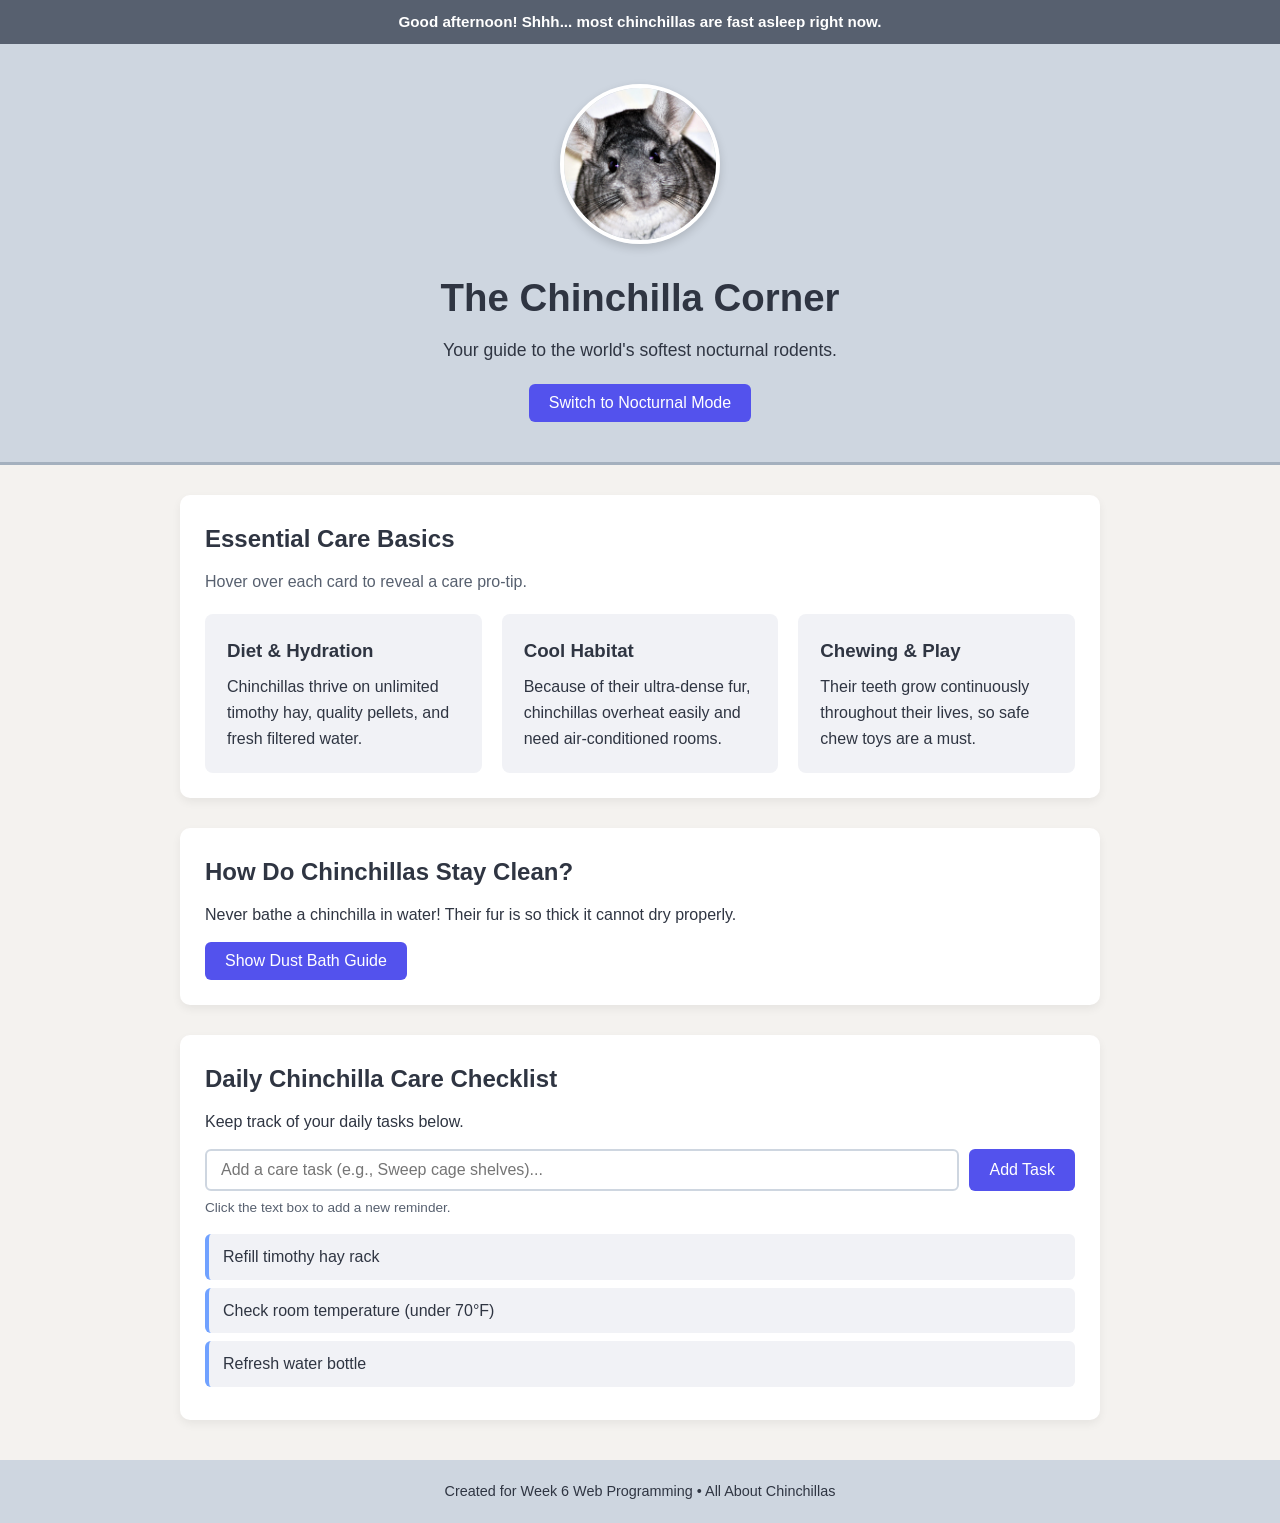
<file: Week6/index.html>
<!DOCTYPE html>
<html lang="en">
<head>
  <meta charset="UTF-8">
  <meta name="viewport" content="width=device-width, initial-scale=1.0">
  <title>The Chinchilla Corner</title>
  <link rel="stylesheet" href="style.css">
</head>
<body>

  <div id="greeting-banner" class="banner">
    Loading chinchilla status...
  </div>

<header>
    <div class="header-content">
      <img src="images/chinchilla-hero.jpg" alt="Cute fluffy chinchilla" class="hero-img">
      <h1>The Chinchilla Corner</h1>
      <p>Your guide to the world's softest nocturnal rodents.</p>
      <button id="theme-toggle-btn" class="btn">Switch to Nocturnal Mode</button>
    </div>
  </header>

  <main>
    <section class="section">
      <h2>Essential Care Basics</h2>
      <p class="subtitle">Hover over each card to reveal a care pro-tip.</p>
      
      <div class="card-grid">
        <article class="care-card">
          <h3>Diet &amp; Hydration</h3>
          <p>Chinchillas thrive on unlimited timothy hay, quality pellets, and fresh filtered water.</p>
          <p class="pro-tip">Pro-Tip: Avoid sugary fruits and nuts—their digestive systems are very sensitive!</p>
        </article>

        <article class="care-card">
          <h3>Cool Habitat</h3>
          <p>Because of their ultra-dense fur, chinchillas overheat easily and need air-conditioned rooms.</p>
          <p class="pro-tip">Pro-Tip: Keep the room below 70°F (21°C) and place a chilled marble slab in their cage.</p>
        </article>

        <article class="care-card">
          <h3>Chewing &amp; Play</h3>
          <p>Their teeth grow continuously throughout their lives, so safe chew toys are a must.</p>
          <p class="pro-tip">Pro-Tip: Apple wood sticks and pumice stones are safe, chinchilla-approved favorites.</p>
        </article>
      </div>
    </section>

    <section class="section dust-section">
      <h2>How Do Chinchillas Stay Clean?</h2>
      <p>Never bathe a chinchilla in water! Their fur is so thick it cannot dry properly.</p>
      <button id="toggle-guide-btn" class="btn">Show Dust Bath Guide</button>

   <div id="dust-guide" class="hidden-box">
        <h3>The Volcanic Dust Bath</h3>
        <ul>
          <li><strong>Frequency:</strong> Offer a dust bath 2 to 3 times per week.</li>
          <li><strong>Duration:</strong> Leave the bath house in the cage for 10–15 minutes.</li>
          <li><strong>Type of Dust:</strong> Use 100% natural volcanic pumice dust (never sand or talcum powder).</li>
        </ul>
        <img src="images/chinchilla-bath.jpg" alt="Chinchilla taking a dust bath" class="guide-img">
      </div>
    </section>

    <section class="section checklist-section">
      <h2>Daily Chinchilla Care Checklist</h2>
      <p>Keep track of your daily tasks below.</p>

      <form id="todo-form">
        <input 
          type="text" 
          id="task-input" 
          placeholder="Add a care task (e.g., Sweep cage shelves)..." 
          autocomplete="off"
        >
        <button type="submit" class="btn">Add Task</button>
      </form>
      <p id="input-hint" class="hint-text">Click the text box to add a new reminder.</p>

      <ul id="task-list">
        <li>Refill timothy hay rack</li>
        <li>Check room temperature (under 70°F)</li>
        <li>Refresh water bottle</li>
      </ul>
    </section>
  </main>

  <footer>
    <p>Created for Week 6 Web Programming &bull; All About Chinchillas</p>
  </footer>

  <script src="script.js"></script>
</body>
</html>
</file>
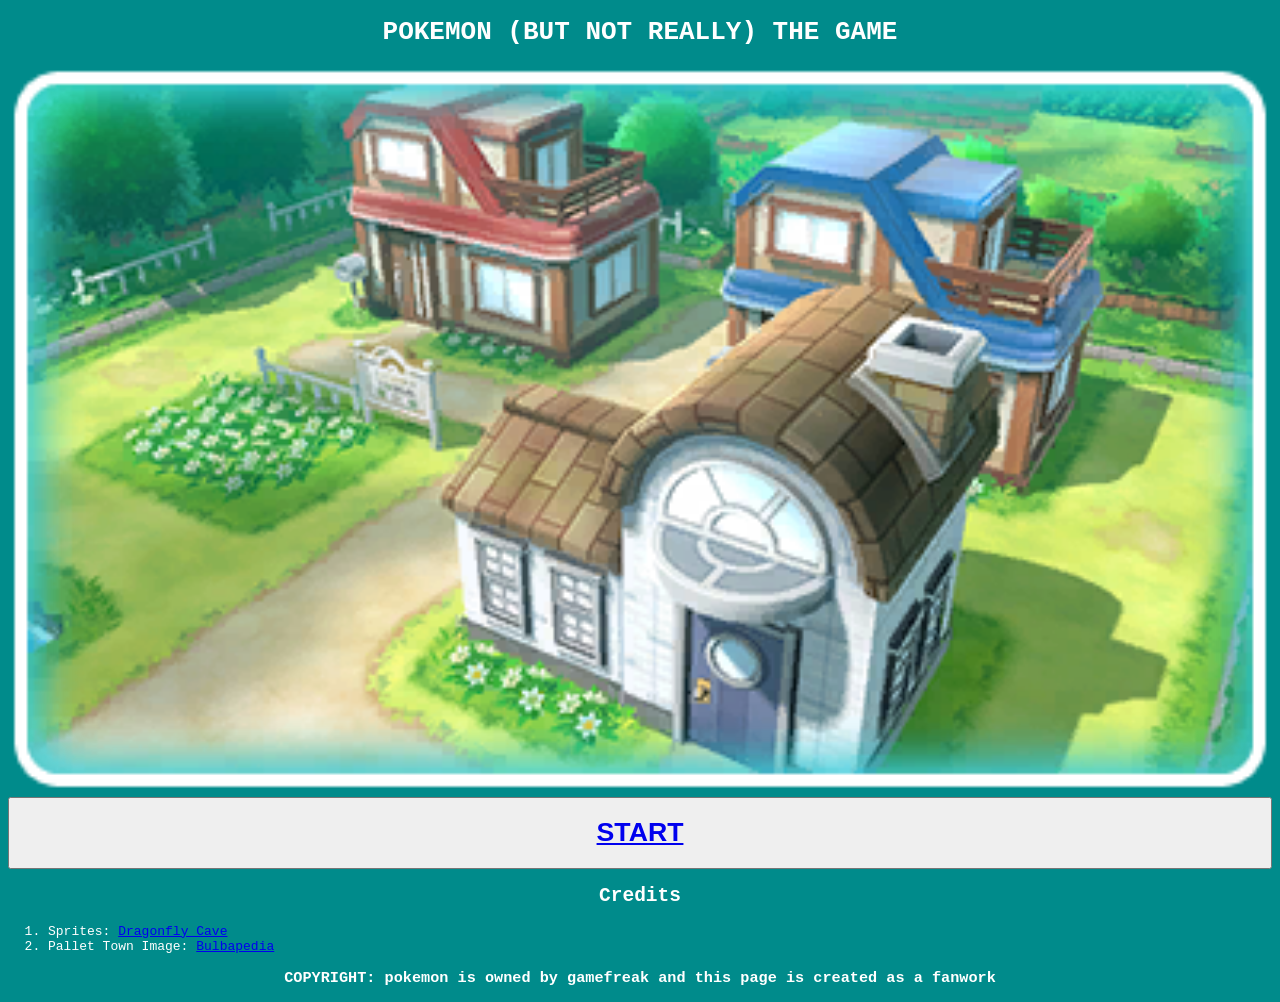
<file: Week2/ourfirstgame/index.html>
<!--declare what type of page this is-->
<!DOCTYPE html>

<!--where html starts and ends-->

<html>

<head>
    <title>OUR FIRST GAME</title>
</head>

<!--html pages are made of elements-->
<!--elements have three parts, a tag that describes the elements, the content/what's being rendered by the browser and the attributes-->
<body style="background-color: darkcyan; color: white; font-family: monospace">

    <!--H1 through H6 are Section Titles-->

        <h1 style="color: white; text-align: center; font-family: monospace;">POKEMON (BUT NOT REALLY) THE GAME</h1>
    <!--IMG element renders an image-->

    <img src="./assets/Pallet_Town_PE.png" aria-label="an image of pallet town from pokemon" style="width: 100%"></img>

    <button class="start-button" style="width: 100%"><h1 style="text-align: center;"><a href="./game.html">START</a></h1></button>

    <!--LISTS: ordered list (where the steps count; 1,2,3,4) and unordered lists (lists where order doesn't matter;  * , * )-->

    <section id="credits">
        <h2 style="text-align: center">Credits</h2>
        <ol>
            <li>Sprites:  <a href="https://www.dragonflycave.com/resources/sprite-generator/">Dragonfly Cave</a></li>
            <li>Pallet Town Image:  <a href="https://bulbapedia.bulbagarden.net/wiki/Main_Page">Bulbapedia</a></li>
        </ol>
    </section>

    <h3 style="color: white; text-align: center; font-family: monospace;">COPYRIGHT: pokemon is owned by gamefreak and this page is created as a fanwork</h3>
    



</body>
</html>
</file>
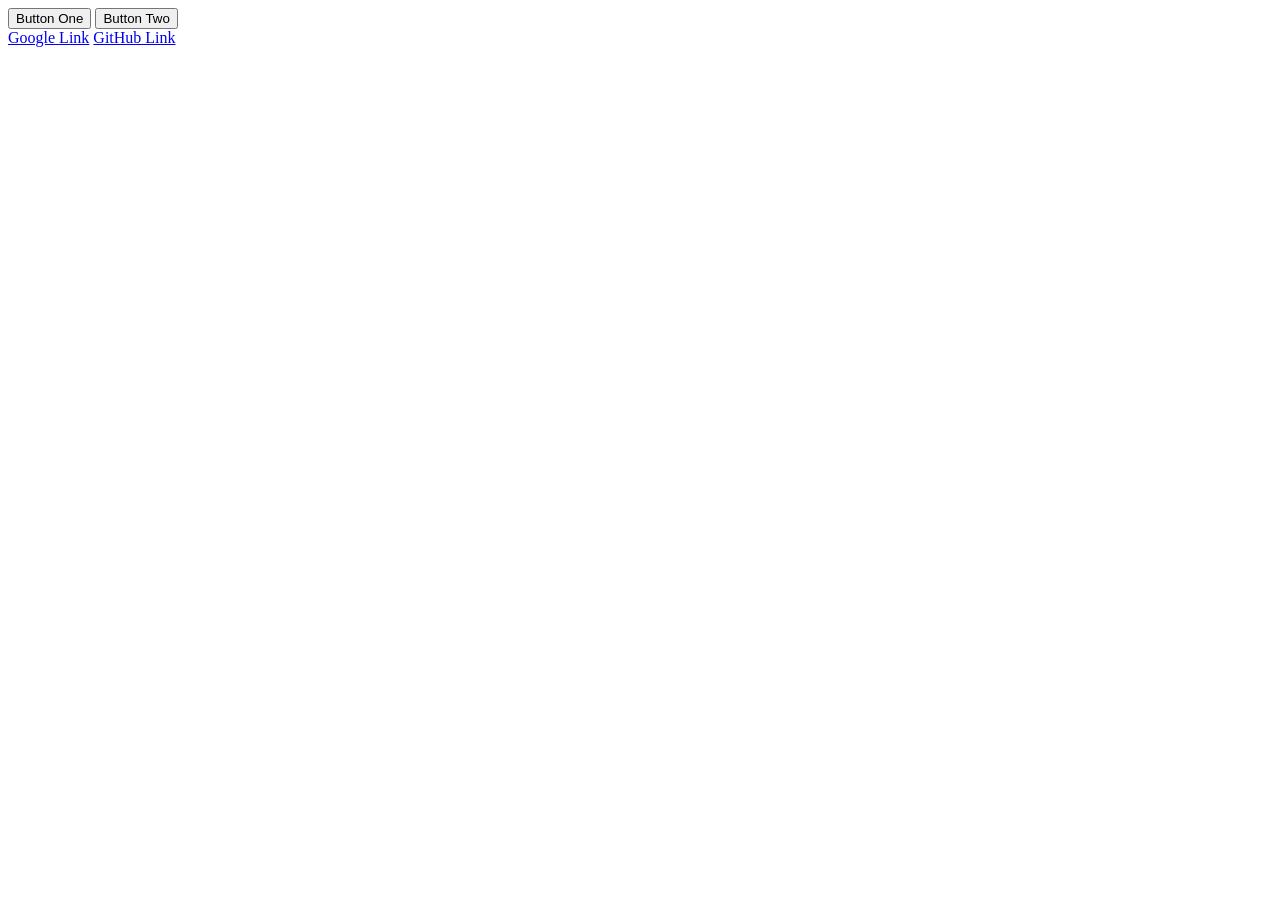
<file: Week2/week2-homework/index.html>
<!DOCTYPE html>
<html lang="en">
<head>
    <meta charset="UTF-8">
    <meta name="viewport" content="width=device-width, initial-scale=1.0">
    <title>Week 2 Assignment</title>
</head>
<body>

    <!-- First element with a class -->
    <div class="button-group">
        <button id="btn-one">Button One</button>
        <button id="btn-two">Button Two</button>
    </div>

    <!-- Second element with a class -->
    <div class="link-group">
        <a id="link-one" href="https://www.google.com">Google Link</a>
        <a id="link-two" href="https://www.github.com">GitHub Link</a>
    </div>

</body>
</html>
</file>
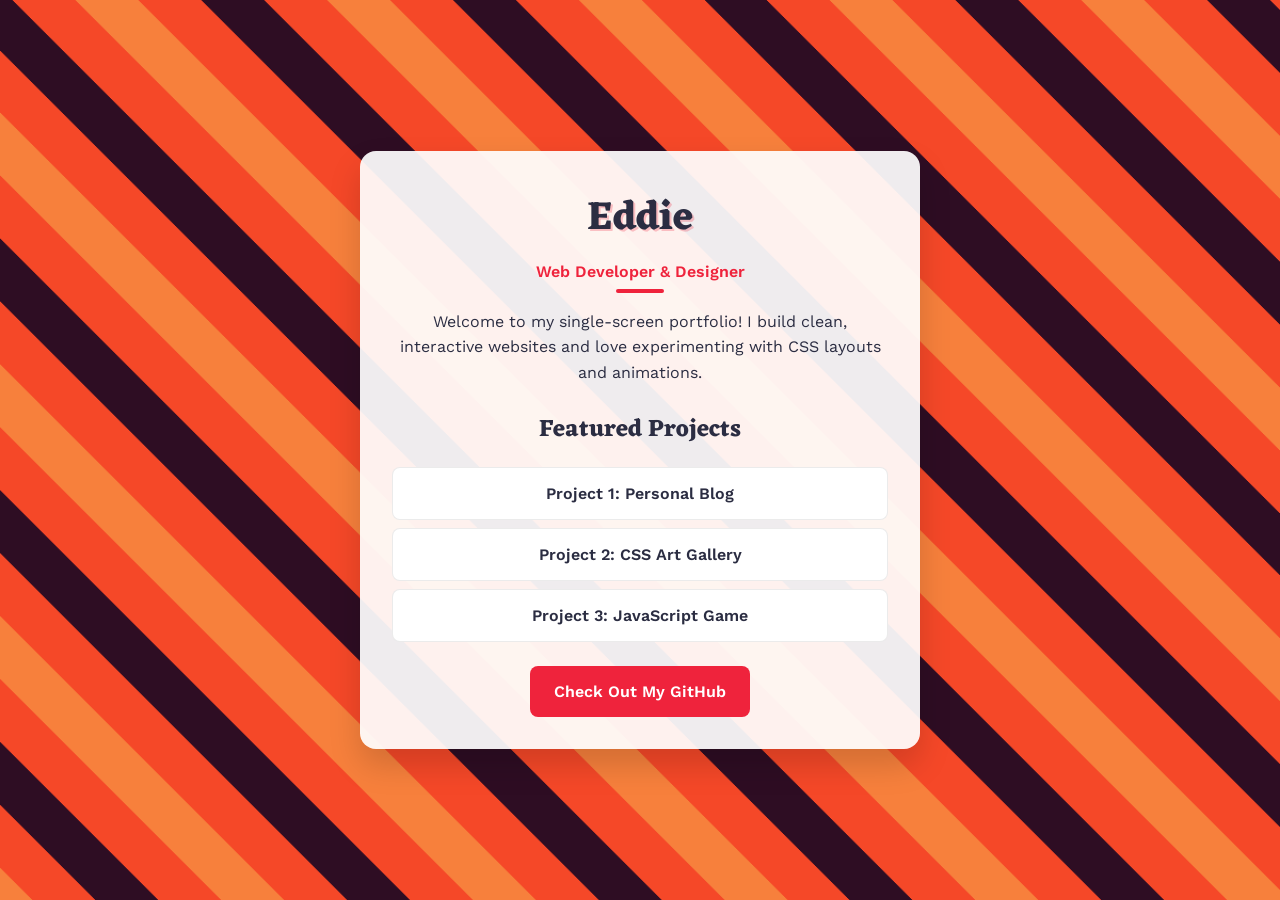
<file: Week3/Week3Classwork/index.html>
<!DOCTYPE html>
<html lang="en">
<head>
  <meta charset="UTF-8">
  <meta name="viewport" content="width=device-width, initial-scale=1.0">
  <title>My Portfolio</title>
  <link rel="stylesheet" href="style.css">
</head>
<body>

  <main class="portfolio-card">
    <h1 id="main-title">Eddie</h1>
    <p class="subtitle">Web Developer & Designer</p>
    
    <p class="bio">
      Welcome to my single-screen portfolio! I build clean, interactive websites and love experimenting with CSS layouts and animations.
    </p>

    <h2>Featured Projects</h2>
    <div class="project-list">
      <div class="project-item">Project 1: Personal Blog</div>
      <div class="project-item">Project 2: CSS Art Gallery</div>
      <div class="project-item">Project 3: JavaScript Game</div>
    </div>

    <a href="https://github.com/ejadkins325" target="_blank" class="btn">Check Out My GitHub</a>
  </main>

</body>
</html>
</file>
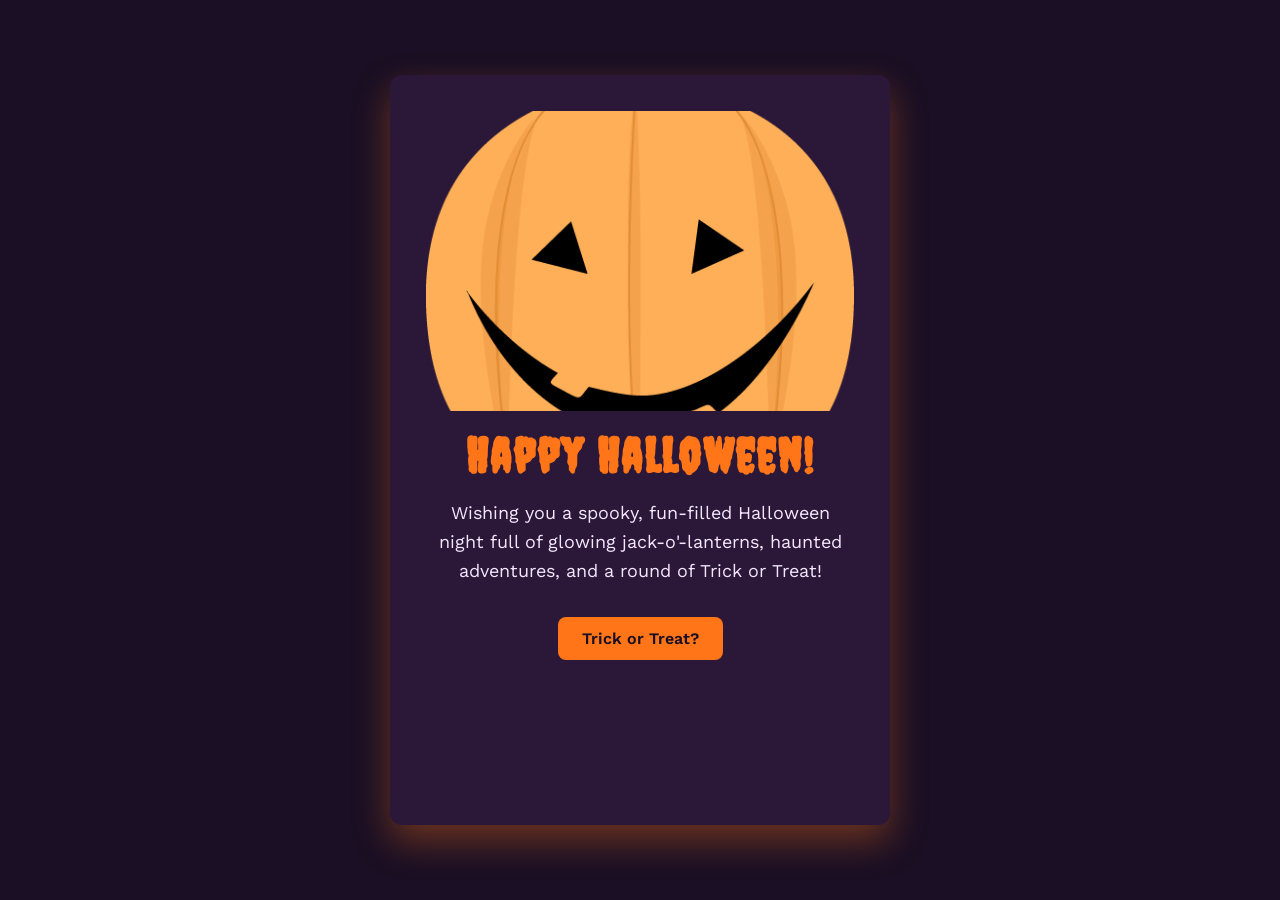
<file: Week3/Week3Homework/index.html>
<!DOCTYPE html>
<html lang="en">
<head>
  <meta charset="UTF-8">
  <meta name="viewport" content="width=device-width, initial-scale=1.0">
  <title>Happy Halloween Card</title>
  <link rel="stylesheet" href="style.css">
</head>
<body>

  <div class="card">
    <img id="card-image" src="jackolantern.png" alt="Jack O Lantern">
    
    <h1>Happy Halloween!</h1>
    
    <p id="card-text">
      Wishing you a spooky, fun-filled Halloween night full of glowing jack-o'-lanterns, haunted adventures, and a round of Trick or Treat!
    </p>

    <button onclick="trickOrTreat()">Trick or Treat?</button>
  </div>

  <script>
    function trickOrTreat() {
      const imageElement = document.getElementById("card-image");
      const textElement = document.getElementById("card-text");

      const isCandy = Math.random() < 0.5;

      if (isCandy) {
        imageElement.src = "candy.png";
        textElement.textContent = "Score! You got a delicious piece of candy! Happy Halloween!";
      } else {
        imageElement.src = "monster.png";
        textElement.textContent = "Oh no! A spooky monster jumped out at you! Ahhh!";
      }
    }
  </script>

</body>
</html>
</file>
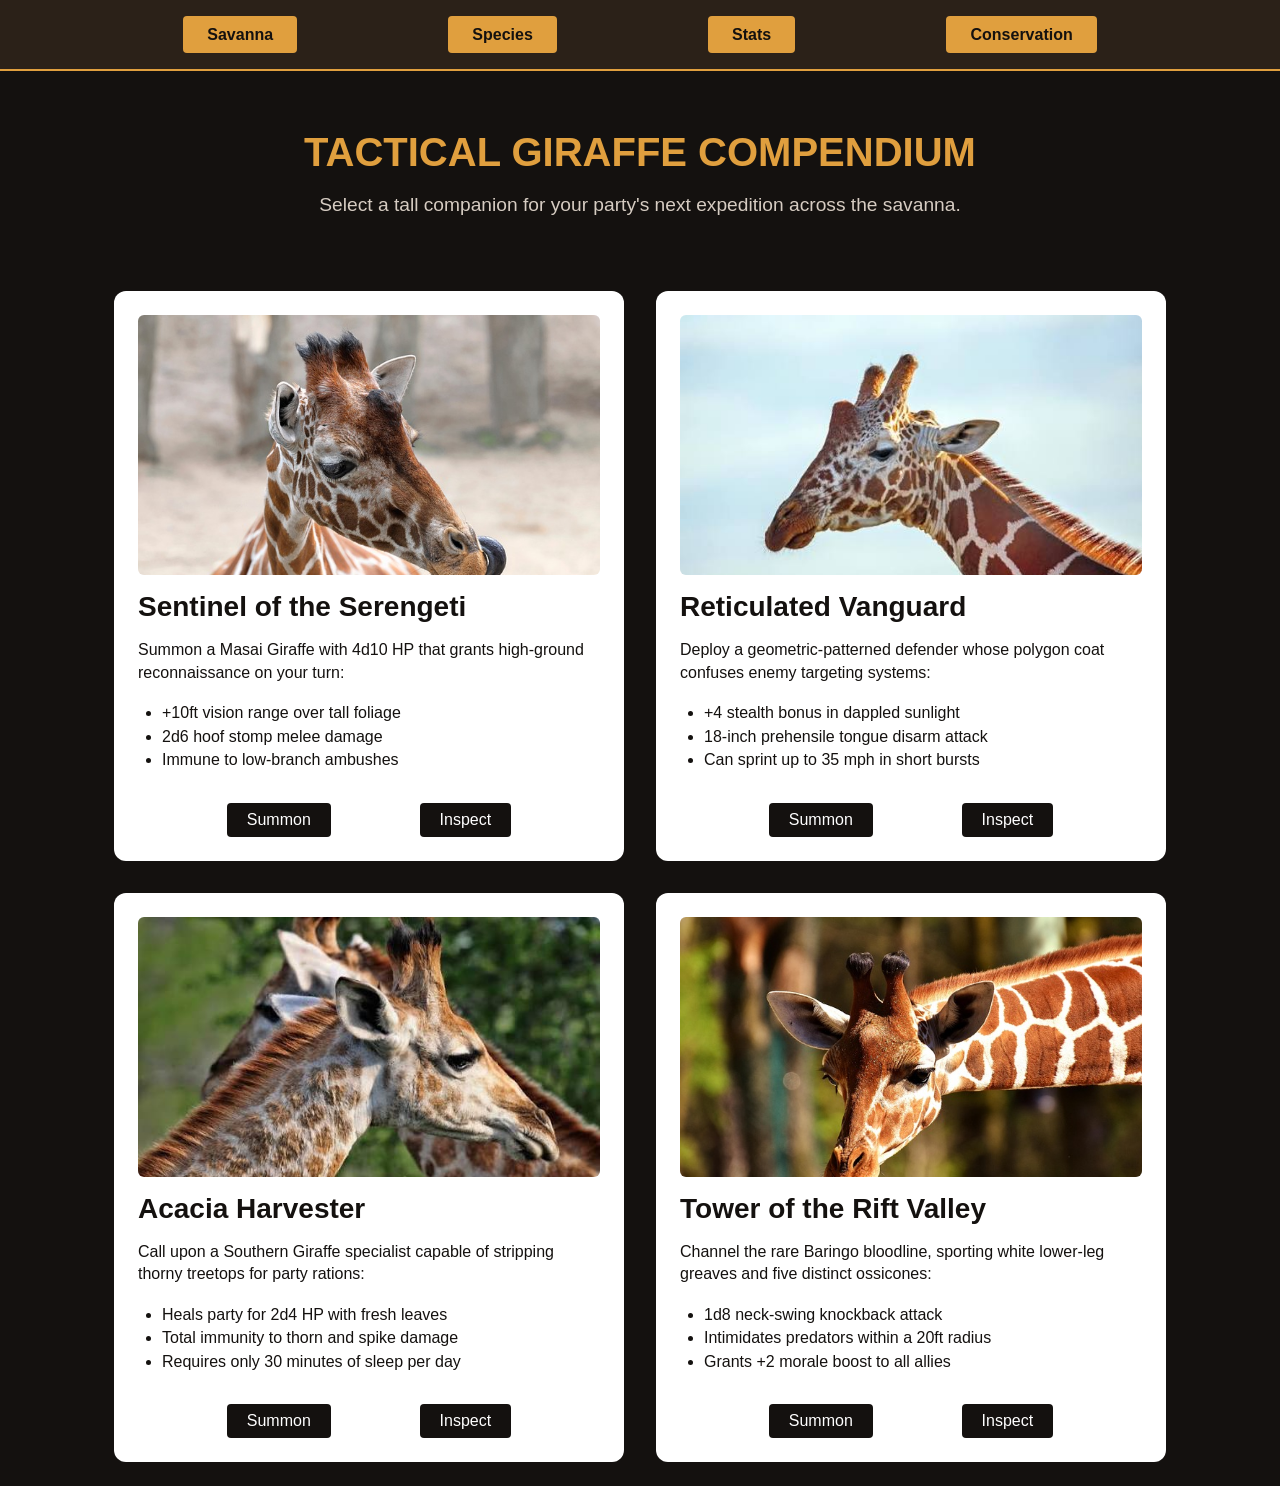
<file: Week4/Homework/index.html>
<!DOCTYPE html>
<html lang="en">

<head>
    <meta charset="UTF-8">
    <meta name="viewport" content="width=device-width, initial-scale=1.0">
    <title>Giraffe Tactician's Field Guide</title>
    <link rel="stylesheet" href="./styles.css" />
</head>

<body>

    <nav class="sticky-nav">
        <button>Savanna</button>
        <button>Species</button>
        <button>Stats</button>
        <button>Conservation</button>
    </nav>

    <header class="page-header">
        <h1>TACTICAL GIRAFFE COMPENDIUM</h1>
        <p>Select a tall companion for your party's next expedition across the savanna.</p>
    </header>

    <main class="card-grid">

        <div class="card">
            <img src="./giraffe1.jpg" alt="Masai Giraffe">
            <h2>Sentinel of the Serengeti</h2>
            <p>Summon a Masai Giraffe with 4d10 HP that grants high-ground reconnaissance on your turn:</p>
            <ul>
                <li>+10ft vision range over tall foliage</li>
                <li>2d6 hoof stomp melee damage</li>
                <li>Immune to low-branch ambushes</li>
            </ul>
            <div class="button-row">
                <button>Summon</button>
                <button>Inspect</button>
            </div>
        </div>

        <div class="card">
            <img src="./giraffe2.jpg" alt="Reticulated Giraffe">
            <h2>Reticulated Vanguard</h2>
            <p>Deploy a geometric-patterned defender whose polygon coat confuses enemy targeting systems:</p>
            <ul>
                <li>+4 stealth bonus in dappled sunlight</li>
                <li>18-inch prehensile tongue disarm attack</li>
                <li>Can sprint up to 35 mph in short bursts</li>
            </ul>
            <div class="button-row">
                <button>Summon</button>
                <button>Inspect</button>
            </div>
        </div>

        <div class="card">
            <img src="./giraffe3.jpg" alt="Southern Giraffe">
            <h2>Acacia Harvester</h2>
            <p>Call upon a Southern Giraffe specialist capable of stripping thorny treetops for party rations:</p>
            <ul>
                <li>Heals party for 2d4 HP with fresh leaves</li>
                <li>Total immunity to thorn and spike damage</li>
                <li>Requires only 30 minutes of sleep per day</li>
            </ul>
            <div class="button-row">
                <button>Summon</button>
                <button>Inspect</button>
            </div>
        </div>

        <div class="card">
            <img src="./giraffe4.jpg" alt="Baringo Giraffe">
            <h2>Tower of the Rift Valley</h2>
            <p>Channel the rare Baringo bloodline, sporting white lower-leg greaves and five distinct ossicones:</p>
            <ul>
                <li>1d8 neck-swing knockback attack</li>
                <li>Intimidates predators within a 20ft radius</li>
                <li>Grants +2 morale boost to all allies</li>
            </ul>
            <div class="button-row">
                <button>Summon</button>
                <button>Inspect</button>
            </div>
        </div>

    </main>

</body>

</html>
</file>
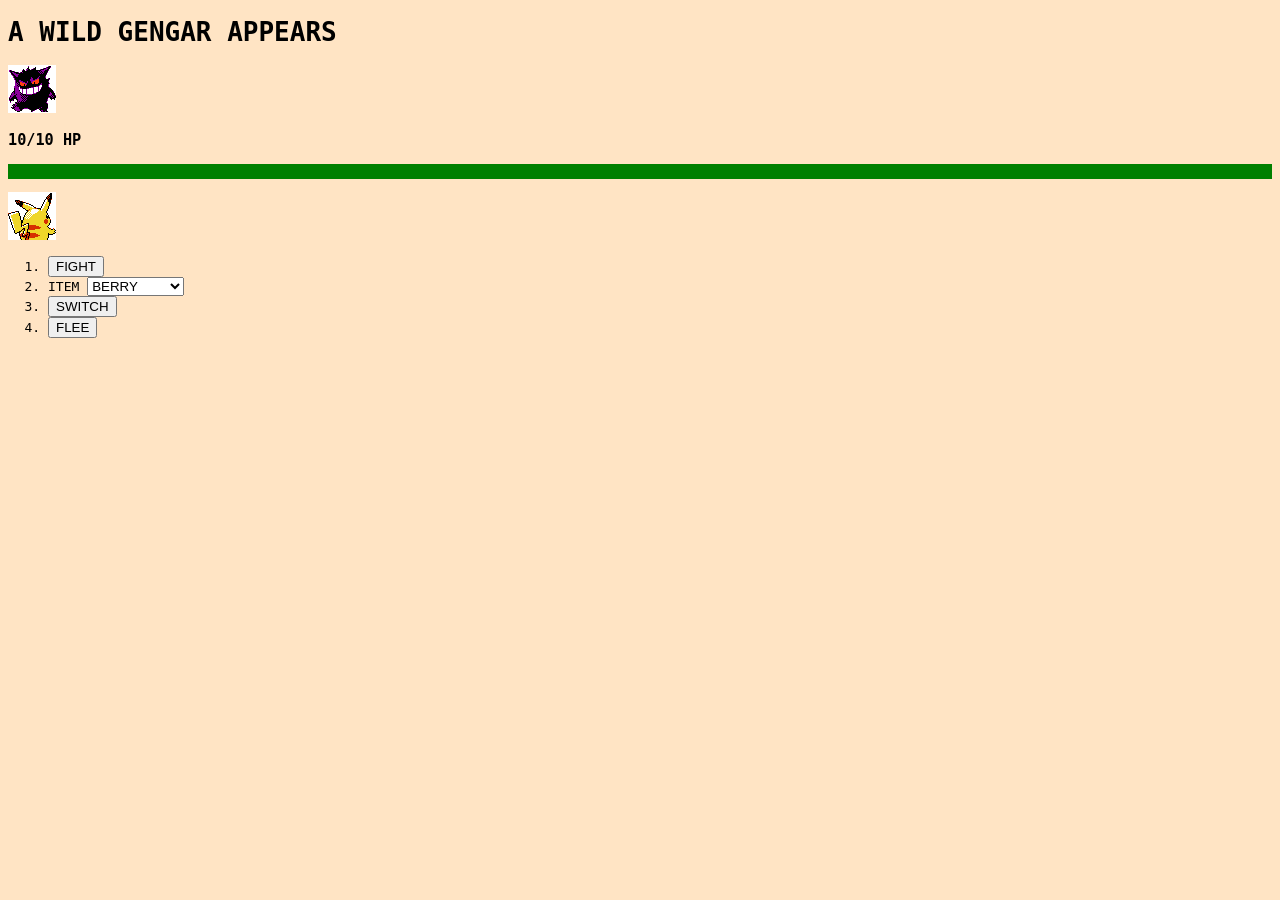
<file: Week2/ourfirstgame/game.html>
<!DOCTYPE html>
<html>
    <head>
    <title>... WEBPAGE WANTS TO BATTLE!</title>
    </head>
    <body class="battle" style="background-color: bisque; font-family: monospace;">
        <h1 id="gengar">A WILD GENGAR APPEARS</h1>
        <section class="gengar">
            <img src="./assets/gengar.png"></img>
            <h3>10/10 HP</h3>
        </section>
        <div style="background-color: green;"><p><p><p>&nbsp;</p></div>
        <section class="pikachu">
            <img src="./assets/pikachu-back.png"/>
            <ol>
                <li><button>FIGHT</button></li>
                <li><label id="item" for="item-select">ITEM</label> 
                
                    <select id="item-select">
                        <option value="berries">BERRY</option>
                        <option value="lemonade">LEMONADE</option>
                    </select>
                
                </li> 
                <li><button>SWITCH</button></li>
                <li><button>FLEE</button></li>
            </ol>
        </section>
    </body>
</html>
</file>
<file: Week6/style.css>
* {
  box-sizing: border-box;
  margin: 0;
  padding: 0;
}

body {
  font-family: 'Segoe UI', Tahoma, Geneva, Verdana, sans-serif;
  background-color: #f4f2ef;
  color: #2f3542;
  line-height: 1.6;
  transition: background-color 0.3s ease, color 0.3s ease;
}

.banner {
  background-color: #57606f;
  color: #ffffff;
  text-align: center;
  padding: 10px 15px;
  font-weight: 600;
  font-size: 0.95rem;
}

header {
  background-color: #ced6e0;
  padding: 40px 20px;
  text-align: center;
  border-bottom: 3px solid #a4b0be;
  transition: background-color 0.3s ease;
}

header h1 {
  font-size: 2.4rem;
  margin-bottom: 8px;
}

header p {
  font-size: 1.1rem;
  margin-bottom: 20px;
}

.btn {
  background-color: #5352ed;
  color: #ffffff;
  border: none;
  padding: 10px 20px;
  font-size: 1rem;
  border-radius: 6px;
  cursor: pointer;
  transition: background-color 0.2s ease, transform 0.1s ease;
}

.btn:hover {
  background-color: #3742fa;
}

.btn:active {
  transform: scale(0.98);
}

main {
  max-width: 960px;
  margin: 30px auto;
  padding: 0 20px;
}

.section {
  background-color: #ffffff;
  padding: 25px;
  margin-bottom: 30px;
  border-radius: 10px;
  box-shadow: 0 4px 10px rgba(0, 0, 0, 0.06);
  transition: background-color 0.3s ease;
}

.section h2 {
  margin-bottom: 10px;
  color: #2f3542;
}

.subtitle {
  margin-bottom: 20px;
  color: #57606f;
}

.card-grid {
  display: grid;
  grid-template-columns: repeat(auto-fit, minmax(250px, 1fr));
  gap: 20px;
}

.care-card {
  background-color: #f1f2f6;
  padding: 20px;
  border-radius: 8px;
  border: 2px solid transparent;
  transition: transform 0.2s ease, border-color 0.2s ease, background-color 0.2s ease;
}

.care-card h3 {
  margin-bottom: 8px;
}

.care-card.highlighted {
  transform: translateY(-5px);
  border-color: #5352ed;
  background-color: #e8eaf6;
}

.pro-tip {
  margin-top: 12px;
  padding-top: 10px;
  border-top: 1px dashed #a4b0be;
  font-size: 0.9rem;
  font-weight: 600;
  color: #3742fa;
  display: none;
}

.care-card.highlighted .pro-tip {
  display: block;
}

.dust-section p {
  margin-bottom: 15px;
}

.hidden-box {
  display: none;
  margin-top: 20px;
  padding: 18px;
  background-color: #f1f2f6;
  border-left: 4px solid #5352ed;
  border-radius: 6px;
}

.hidden-box.visible {
  display: block;
}

.hidden-box h3 {
  margin-bottom: 10px;
}

.hidden-box ul {
  padding-left: 20px;
}

.hidden-box li {
  margin-bottom: 6px;
}

#todo-form {
  display: flex;
  gap: 10px;
  margin-top: 15px;
}

#task-input {
  flex: 1;
  padding: 10px 14px;
  font-size: 1rem;
  border: 2px solid #ced6e0;
  border-radius: 6px;
  outline: none;
  transition: border-color 0.2s ease, background-color 0.2s ease;
}

#task-input.focused-input {
  border-color: #5352ed;
  background-color: #f0f2ff;
}

.hint-text {
  font-size: 0.85rem;
  color: #57606f;
  margin-top: 6px;
  margin-bottom: 15px;
}

#task-list {
  list-style-type: none;
}

#task-list li {
  background-color: #f1f2f6;
  padding: 10px 14px;
  margin-bottom: 8px;
  border-radius: 6px;
  border-left: 4px solid #70a1ff;
}

footer {
  text-align: center;
  padding: 20px;
  background-color: #ced6e0;
  color: #2f3542;
  font-size: 0.9rem;
  margin-top: 40px;
}

body.dark-mode {
  background-color: #1e272e;
  color: #f1f2f6;
}

body.dark-mode header,
body.dark-mode footer {
  background-color: #2f3542;
  color: #f1f2f6;
  border-color: #57606f;
}

body.dark-mode .section {
  background-color: #2f3542;
  box-shadow: 0 4px 12px rgba(0, 0, 0, 0.3);
}

body.dark-mode .section h2,
body.dark-mode .subtitle,
body.dark-mode .hint-text {
  color: #dfe4ea;
}

body.dark-mode .care-card,
body.dark-mode .hidden-box,
body.dark-mode #task-list li {
  background-color: #3d4654;
  color: #f1f2f6;
}

body.dark-mode .care-card.highlighted {
  background-color: #485460;
  border-color: #70a1ff;
}

body.dark-mode .pro-tip {
  color: #70a1ff;
}

body.dark-mode #task-input {
  background-color: #1e272e;
  color: #ffffff;
  border-color: #57606f;
}

body.dark-mode #task-input.focused-input {
  border-color: #70a1ff;
  background-color: #26313a;
}

.hero-img {
  width: 160px;
  height: 160px;
  object-fit: cover;
  border-radius: 50%;
  border: 4px solid #ffffff;
  margin-bottom: 15px;
  box-shadow: 0 4px 10px rgba(0, 0, 0, 0.15);
}

.guide-img {
  width: 100%;
  max-width: 400px;
  height: auto;
  border-radius: 8px;
  margin-top: 15px;
  display: block;
}

body.dark-mode .hero-img {
  border-color: #57606f;
}
</file>
<file: Week3/Week3Classwork/style.css>
@import url('https://fonts.googleapis.com/css2?family=Eczar:wght@400;600;700&family=Work+Sans:wght@400;600&display=swap');

:root {
  --primary-color: #2b2d42;
  --accent-color: #ef233c;
  --card-bg: rgba(255, 255, 255, 0.92);
  --text-color: #2b2d42;
  --heading-font: 'Eczar', serif;
  --body-font: 'Work Sans', sans-serif;
}

* {
  box-sizing: border-box;
  margin: 0;
  padding: 0;
}

body {
  font-family: var(--body-font);
  color: var(--text-color);
  min-height: 100vh;
  display: flex;
  justify-content: center;
  align-items: center;
  padding: 24px;
  background-image: url('css-pattern-by-magicpattern.png');
  background-size: cover;
  background-position: center;
  background-repeat: no-repeat;
}

.portfolio-card {
  background: var(--card-bg);
  max-width: 560px;
  width: 100%;
  padding: 32px;
  border-radius: 16px;
  box-shadow: 0 16px 32px rgba(0, 0, 0, 0.15);
  text-align: center;
  animation: fadeInUp 0.8s ease-out;
}

#main-title {
  font-family: var(--heading-font);
  font-size: 40px;
  color: var(--primary-color);
  margin-bottom: 8px;
  text-shadow: 2px 2px 0px rgba(239, 35, 60, 0.25);
}

.subtitle {
  font-weight: 600;
  color: var(--accent-color);
  margin-bottom: 16px;
}

.subtitle::after {
  content: "";
  display: block;
  width: 48px;
  height: 4px;
  background-color: var(--accent-color);
  margin: 8px auto 0;
  border-radius: 4px;
}

.bio {
  line-height: 1.6;
  margin-bottom: 24px;
}

h2 {
  font-family: var(--heading-font);
  font-size: 24px;
  margin-bottom: 16px;
}

.project-list {
  display: flex;
  flex-direction: column;
  gap: 8px;
  margin-bottom: 24px;
}

.project-item {
  display: block;
  text-decoration: none;
  color: var(--text-color);
  background: #ffffff;
  padding: 16px;
  border-radius: 8px;
  border: 1px solid rgba(0, 0, 0, 0.08);
  font-weight: 600;
  transition: transform 0.25s ease, box-shadow 0.25s ease, border-color 0.25s ease;
}

.project-item:hover {
  transform: translateY(-4px);
  box-shadow: 0 8px 16px rgba(0, 0, 0, 0.08);
  border-color: var(--accent-color);
}

.btn {
  display: inline-block;
  background-color: var(--accent-color);
  color: #ffffff;
  text-decoration: none;
  font-weight: 600;
  padding: 16px 24px;
  border-radius: 8px;
  transition: background-color 0.3s ease, transform 0.2s ease;
}

.btn:hover {
  background-color: var(--primary-color);
  transform: scale(1.04);
}

@keyframes fadeInUp {
  from {
    opacity: 0;
    transform: translateY(24px);
  }
  to {
    opacity: 1;
    transform: translateY(0);
  }
}
</file>
<file: Week3/Week3Homework/style.css>
@import url('https://fonts.googleapis.com/css2?family=Creepster&family=Work+Sans:wght@400;600&display=swap');

* {
  box-sizing: border-box;
  margin: 0;
  padding: 0;
}

body {
  background-color: #1a0f24;
  font-family: 'Work Sans', sans-serif;
  min-height: 100vh;
  display: flex;
  justify-content: center;
  align-items: center;
  padding: 24px;
}

.card {
  width: 500px;
  height: 750px;
  background-color: #2b1838;
  padding: 36px;
  border-radius: 12px;
  box-shadow: 0 16px 36px rgba(255, 117, 24, 0.35);
  text-align: center;
}

.card img {
  width: 100%;
  height: 300px;
  object-fit: cover;
  margin-bottom: 12px;
  border-radius: 8px;
}

.card h1 {
  font-family: 'Creepster', cursive;
  color: #ff7518;
  font-size: 48px;
  letter-spacing: 2px;
  margin-bottom: 16px;
}

.card p {
  color: #f5e6ff;
  font-size: 18px;
  line-height: 1.6;
  margin-bottom: 32px;
}

.card button {
  background-color: #ff7518;
  color: #1a0f24;
  font-family: 'Work Sans', sans-serif;
  font-size: 16px;
  font-weight: 600;
  padding: 12px 24px;
  border: none;
  border-radius: 8px;
  cursor: pointer;
  transition: background-color 0.2s ease;
}

.card button:hover {
  background-color: #ffa057;
}
</file>
<file: Week4/Homework/styles.css>
html, * {
    font-size: 16px;
    font-family: Arial, Helvetica, sans-serif;
    box-sizing: border-box;
}

body {
    margin: 0;
    padding: 0;
    background-color: #14110f;
    color: #ffffff;
}

.sticky-nav {
    position: sticky;
    top: 0;
    z-index: 100;
    background-color: #2b2118;
    padding: 1rem 2rem;
    display: flex;
    justify-content: space-evenly;
    align-items: center;
    border-bottom: 2px solid #e09f3e;
}

.sticky-nav button {
    background-color: #e09f3e;
    color: #14110f;
    border: none;
    padding: 0.6rem 1.5rem;
    font-size: 1rem;
    font-weight: bold;
    border-radius: 4px;
    cursor: pointer;
}

.sticky-nav button:hover {
    background-color: #fff3b0;
}

.page-header {
    text-align: center;
    padding: 2rem 1rem;
}

.page-header h1 {
    font-size: 2.5rem;
    color: #e09f3e;
    margin-bottom: 0.5rem;
}

.page-header p {
    font-size: 1.2rem;
    color: #d6ccc2;
}

.card-grid {
    display: grid;
    grid-template-columns: repeat(2, 1fr);
    grid-template-rows: repeat(2, auto);
    gap: 2rem;
    max-width: 1100px;
    margin: 0 auto;
    padding: 1.5rem;
}

.card {
    background-color: #ffffff;
    color: #14110f;
    border-radius: 12px;
    padding: 1.5rem;
    display: flex;
    flex-direction: column;
    justify-content: space-between;
    align-items: center;
    align-content: center;
    flex-wrap: nowrap;
}

.card img {
    width: 100%;
    height: 260px;
    object-fit: cover;
    object-position: top;
    border-radius: 6px;
}

.card h2 {
    font-size: 1.75rem;
    margin: 1rem 0 0.5rem 0;
    align-self: flex-start;
}

.card p {
    font-size: 1rem;
    line-height: 1.4;
    margin: 0.5rem 0;
    align-self: flex-start;
}

.card ul {
    align-self: flex-start;
    margin: 0.75rem 0 1.25rem 0;
    padding-left: 1.5rem;
}

.card li {
    font-size: 1rem;
    margin-bottom: 0.35rem;
}

.button-row {
    display: flex;
    justify-content: space-evenly;
    align-items: center;
    width: 100%;
    margin-top: auto;
    padding-top: 0.5rem;
}

.button-row button {
    background-color: #14110f;
    color: #ffffff;
    border: none;
    padding: 0.5rem 1.25rem;
    font-size: 1rem;
    border-radius: 4px;
    cursor: pointer;
}

.button-row button:hover {
    background-color: #e09f3e;
    color: #14110f;
}

@media screen and (max-width: 720px) {
    html, * {
        font-size: 12px;
    }

    .sticky-nav {
        padding: 0.75rem 0.5rem;
    }

    .card-grid {
        grid-template-columns: 1fr;
        grid-template-rows: auto;
        gap: 1.5rem;
        padding: 1rem;
    }

    .card {
        min-height: 100vh;
        justify-content: space-evenly;
    }

    .card img {
        height: 40vh;
    }
}
</file>
